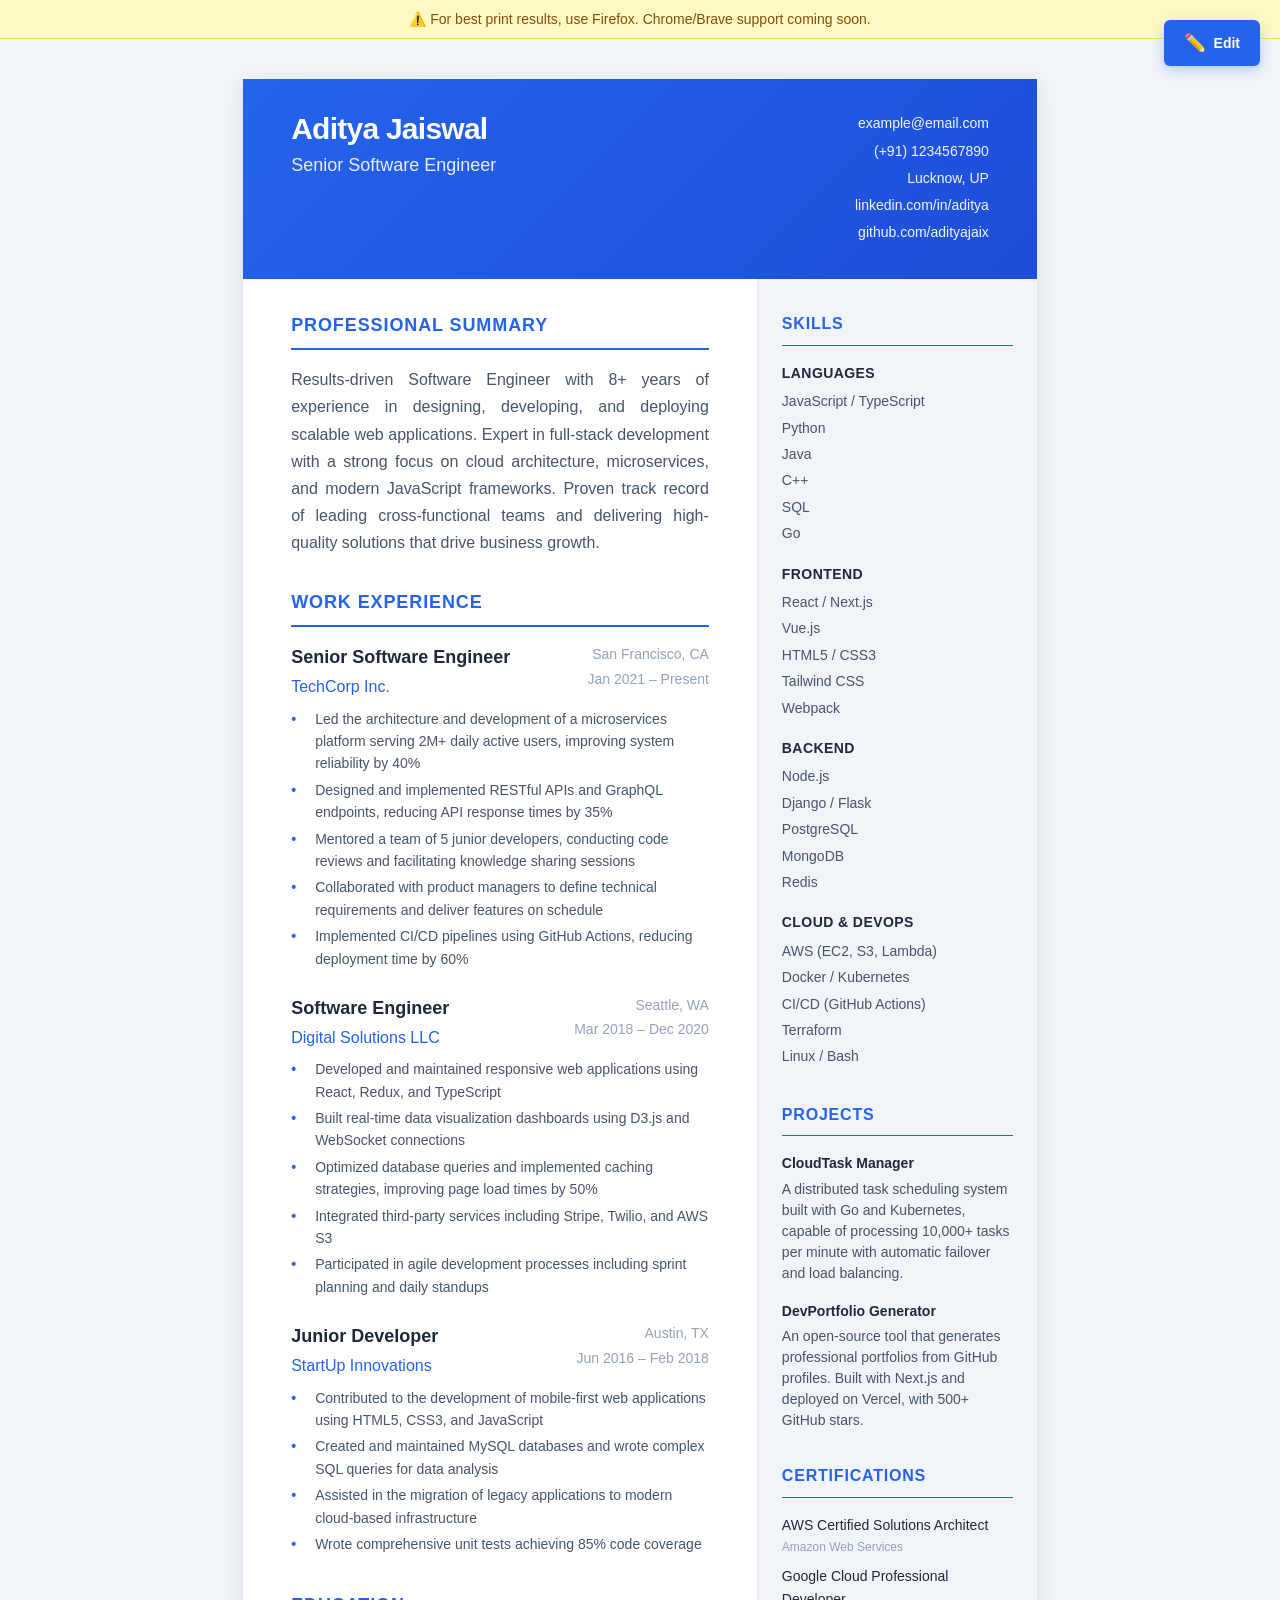
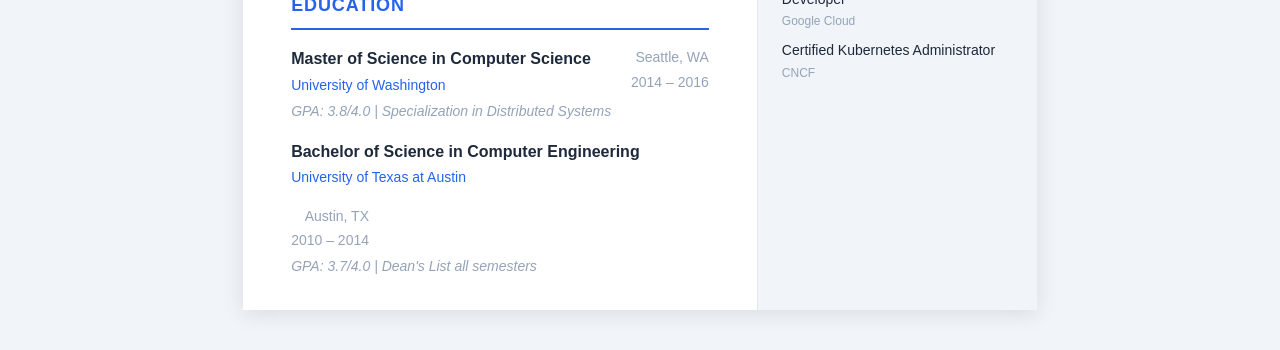
<file: index.html>
<!DOCTYPE html>
<html lang="en">

<head>
    <meta charset="UTF-8">
    <meta name="viewport" content="width=device-width, initial-scale=1.0">
    <title>Resume Builder - Editable</title>
    <link rel="stylesheet" href="styles.css">
</head>

<body>
    <div class="browser-warning">
    ⚠️ For best print results, use Firefox. 
    Chrome/Brave support coming soon.
</div>
    <!-- Toggle Button for Edit Panel -->
    <button class="edit-toggle" id="edit-toggle" title="Toggle Edit Mode">
        <span class="toggle-icon">✏️</span>
        <span class="toggle-text">Edit</span>
    </button>

    <!-- Edit Panel (Collapsible) -->
    <div class="edit-panel" id="edit-panel">
        <div class="edit-panel-header">
            <h2>Edit Resume</h2>
            <button class="close-panel" id="close-panel">×</button>
        </div>
        <div class="edit-panel-content">
            <div class="edit-instructions">
                <p><strong>How to edit:</strong></p>
                <ul>
                    <li>Click the <strong>Edit</strong> button to enable editing</li>
                    <li>Click directly on any text in the resume to edit it</li>
                    <li>Your changes are saved automatically</li>
                    <li>Press <strong>Ctrl+P</strong> to print or save as PDF</li>
                </ul>
            </div>
            <div class="edit-actions">
                <button class="btn btn-reset" id="reset-resume">Reset to Default</button>
                <button class="btn btn-print" id="print-resume">Print / Save PDF</button>
            </div>

            <div class="donation-section">
                <p class="donation-text">☕ Find this useful?</p>
                <p class="donation-subtext">Support for more free templates</p>
                <img src="upi-qr/upi-qr.png" alt="UPI QR Code" class="upi-qr">
                <!-- <p class="upi-id">adityajaix@upi</p> -->
            </div>
        </div>
    </div>

    <!-- Main Content - A4 Page Simulation -->
    <div class="page-container">
        <div class="a4-page" id="resume-page">
            <!-- Header Section -->
            <header class="header">
                <div class="header-content">
                    <div class="header-left">
                        <h1 class="name" contenteditable="true" data-placeholder="Your Name">Aditya Jaiswal</h1>
                        <p class="title" contenteditable="true" data-placeholder="Your Title">Senior Software Engineer
                        </p>
                    </div>
                    <div class="header-right">
                        <div class="contact-info">
                            <p><a href="mailto:example@email.com" contenteditable="true"
                                    data-placeholder="email@example.com">example@email.com</a></p>
                            <p><a href="tel:+911234567890" contenteditable="true" data-placeholder="+1234567890">(+91)
                                    1234567890</a></p>
                            <p contenteditable="true" data-placeholder="City, State">Lucknow, UP</p>
                            <p><a href="#" contenteditable="true"
                                    data-placeholder="linkedin.com/in/yourname">linkedin.com/in/aditya</a></p>
                            <p><a href="https://github.com/adityajaix" contenteditable="true"
                                    data-placeholder="github.com/yourname">github.com/adityajaix</a></p>
                        </div>
                    </div>
                </div>
            </header>

            <!-- Main Content -->
            <main class="main-content">
                <!-- Professional Summary -->
                <section class="section summary-section">
                    <h2 class="section-title" contenteditable="true">Professional Summary</h2>
                    <p class="summary-text" contenteditable="true">
                        Results-driven Software Engineer with 8+ years of experience in designing, developing, and
                        deploying scalable web applications.
                        Expert in full-stack development with a strong focus on cloud architecture, microservices, and
                        modern JavaScript frameworks.
                        Proven track record of leading cross-functional teams and delivering high-quality solutions that
                        drive business growth.
                    </p>
                </section>

                <!-- Work Experience -->
                <section class="section experience-section">
                    <h2 class="section-title" contenteditable="true">Work Experience</h2>

                    <div class="job">
                        <div class="job-header">
                            <div class="job-title-company">
                                <h3 class="job-title" contenteditable="true">Senior Software Engineer</h3>
                                <span class="company" contenteditable="true">TechCorp Inc.</span>
                            </div>
                            <div class="job-details">
                                <span class="location" contenteditable="true">San Francisco, CA</span>
                                <span class="duration" contenteditable="true">Jan 2021 – Present</span>
                            </div>
                        </div>
                        <ul class="job-responsibilities">
                            <li contenteditable="true">Led the architecture and development of a microservices platform
                                serving 2M+ daily active users, improving system reliability by 40%</li>
                            <li contenteditable="true">Designed and implemented RESTful APIs and GraphQL endpoints,
                                reducing API response times by 35%</li>
                            <li contenteditable="true">Mentored a team of 5 junior developers, conducting code reviews
                                and facilitating knowledge sharing sessions</li>
                            <li contenteditable="true">Collaborated with product managers to define technical
                                requirements and deliver features on schedule</li>
                            <li contenteditable="true">Implemented CI/CD pipelines using GitHub Actions, reducing
                                deployment time by 60%</li>
                        </ul>
                    </div>

                    <div class="job">
                        <div class="job-header">
                            <div class="job-title-company">
                                <h3 class="job-title" contenteditable="true">Software Engineer</h3>
                                <span class="company" contenteditable="true">Digital Solutions LLC</span>
                            </div>
                            <div class="job-details">
                                <span class="location" contenteditable="true">Seattle, WA</span>
                                <span class="duration" contenteditable="true">Mar 2018 – Dec 2020</span>
                            </div>
                        </div>
                        <ul class="job-responsibilities">
                            <li contenteditable="true">Developed and maintained responsive web applications using React,
                                Redux, and TypeScript</li>
                            <li contenteditable="true">Built real-time data visualization dashboards using D3.js and
                                WebSocket connections</li>
                            <li contenteditable="true">Optimized database queries and implemented caching strategies,
                                improving page load times by 50%</li>
                            <li contenteditable="true">Integrated third-party services including Stripe, Twilio, and AWS
                                S3</li>
                            <li contenteditable="true">Participated in agile development processes including sprint
                                planning and daily standups</li>
                        </ul>
                    </div>

                    <div class="job">
                        <div class="job-header">
                            <div class="job-title-company">
                                <h3 class="job-title" contenteditable="true">Junior Developer</h3>
                                <span class="company" contenteditable="true">StartUp Innovations</span>
                            </div>
                            <div class="job-details">
                                <span class="location" contenteditable="true">Austin, TX</span>
                                <span class="duration" contenteditable="true">Jun 2016 – Feb 2018</span>
                            </div>
                        </div>
                        <ul class="job-responsibilities">
                            <li contenteditable="true">Contributed to the development of mobile-first web applications
                                using HTML5, CSS3, and JavaScript</li>
                            <li contenteditable="true">Created and maintained MySQL databases and wrote complex SQL
                                queries for data analysis</li>
                            <li contenteditable="true">Assisted in the migration of legacy applications to modern
                                cloud-based infrastructure</li>
                            <li contenteditable="true">Wrote comprehensive unit tests achieving 85% code coverage</li>
                        </ul>
                    </div>
                </section>

                <!-- Education Section -->
                <section class="section education-section">


                    <h2 class="section-title" contenteditable="true">Education</h2>

                    <div class="education">
                        <div class="education-header">
                            <div class="degree-info">
                                <h3 class="degree" contenteditable="true">Master of Science in Computer Science</h3>
                                <span class="school" contenteditable="true">University of Washington</span>
                            </div>
                            <div class="education-details">
                                <span class="location" contenteditable="true">Seattle, WA</span>
                                <span class="duration" contenteditable="true">2014 – 2016</span>
                            </div>
                        </div>
                        <p class="education-extra" contenteditable="true">GPA: 3.8/4.0 | Specialization in Distributed
                            Systems</p>
                    </div>


                    <div class="education">
                        <div class="education-header">
                            <div class="degree-info">
                                <h3 class="degree" contenteditable="true">Bachelor of Science in Computer Engineering
                                </h3>
                                <span class="school" contenteditable="true">University of Texas at Austin</span>
                            </div>
                            <div class="education-details">
                                <span class="location" contenteditable="true">Austin, TX</span>
                                <span class="duration" contenteditable="true">2010 – 2014</span>
                            </div>
                        </div>
                        <p class="education-extra" contenteditable="true">GPA: 3.7/4.0 | Dean's List all semesters</p>
                    </div>
                </section>
            </main>

            <!-- Sidebar -->
            <aside class="sidebar">
                <!-- Skills Section -->
                <section class="section skills-section">
                    <h2 class="section-title" contenteditable="true">Skills</h2>

                    <div class="skill-category">
                        <h3 class="skill-category-title" contenteditable="true">Languages</h3>
                        <ul class="skill-list">
                            <li contenteditable="true">JavaScript / TypeScript</li>
                            <li contenteditable="true">Python</li>
                            <li contenteditable="true">Java</li>
                            <li contenteditable="true">C++</li>
                            <li contenteditable="true">SQL</li>
                            <li contenteditable="true">Go</li>
                        </ul>
                    </div>

                    <div class="skill-category">
                        <h3 class="skill-category-title" contenteditable="true">Frontend</h3>
                        <ul class="skill-list">
                            <li contenteditable="true">React / Next.js</li>
                            <li contenteditable="true">Vue.js</li>
                            <li contenteditable="true">HTML5 / CSS3</li>
                            <li contenteditable="true">Tailwind CSS</li>
                            <li contenteditable="true">Webpack</li>
                        </ul>
                    </div>

                    <div class="skill-category">
                        <h3 class="skill-category-title" contenteditable="true">Backend</h3>
                        <ul class="skill-list">
                            <li contenteditable="true">Node.js</li>
                            <li contenteditable="true">Django / Flask</li>
                            <li contenteditable="true">PostgreSQL</li>
                            <li contenteditable="true">MongoDB</li>
                            <li contenteditable="true">Redis</li>
                        </ul>
                    </div>

                    <div class="skill-category">
                        <h3 class="skill-category-title" contenteditable="true">Cloud & DevOps</h3>
                        <ul class="skill-list">
                            <li contenteditable="true">AWS (EC2, S3, Lambda)</li>
                            <li contenteditable="true">Docker / Kubernetes</li>
                            <li contenteditable="true">CI/CD (GitHub Actions)</li>
                            <li contenteditable="true">Terraform</li>
                            <li contenteditable="true">Linux / Bash</li>
                        </ul>
                    </div>
                </section>

                <!-- Projects Section -->
                <section class="section projects-section">
                    <h2 class="section-title" contenteditable="true">Projects</h2>

                    <div class="project">
                        <h3 class="project-title" contenteditable="true">CloudTask Manager</h3>
                        <p class="project-description" contenteditable="true">
                            A distributed task scheduling system built with Go and Kubernetes, capable of processing
                            10,000+ tasks per minute with automatic failover and load balancing.
                        </p>
                    </div>

                    <div class="project">
                        <h3 class="project-title" contenteditable="true">DevPortfolio Generator</h3>
                        <p class="project-description" contenteditable="true">
                            An open-source tool that generates professional portfolios from GitHub profiles. Built with
                            Next.js and deployed on Vercel, with 500+ GitHub stars.
                        </p>
                    </div>
                </section>

                <!-- Certifications Section -->
                <section class="section certifications-section">
                    <h2 class="section-title" contenteditable="true">Certifications</h2>
                    <ul class="certification-list">
                        <li>
                            <span class="certification-name" contenteditable="true">AWS Certified Solutions
                                Architect</span>
                            <span class="certification-org" contenteditable="true">Amazon Web Services</span>
                        </li>
                        <li>
                            <span class="certification-name" contenteditable="true">Google Cloud Professional
                                Developer</span>
                            <span class="certification-org" contenteditable="true">Google Cloud</span>
                        </li>
                        <li>
                            <span class="certification-name" contenteditable="true">Certified Kubernetes
                                Administrator</span>
                            <span class="certification-org" contenteditable="true">CNCF</span>
                        </li>
                    </ul>
                </section>
            </aside>
        </div>
    </div>

    <script src="script.js"></script>
</body>

</html>
</file>
<file: styles.css>
/* ========================================
   Resume Template - A4 Page Simulation
   ======================================== */

/* CSS Reset & Base Styles */
*, *::before, *::after {
    margin: 0;
    padding: 0;
    box-sizing: border-box;
}

:root {
    /* Color Palette */
    --primary-color: #2563eb;
    --primary-dark: #1d4ed8;
    --secondary-color: #64748b;
    --text-primary: #1e293b;
    --text-secondary: #475569;
    --text-muted: #94a3b8;
    --bg-primary: #ffffff;
    --bg-secondary: #f1f5f9;
    --border-color: #e2e8f0;
    --accent-bg: #eff6ff;

    /* Typography */
    --font-family: 'Inter', -apple-system, BlinkMacSystemFont, 'Segoe UI', Roboto, Oxygen, Ubuntu, sans-serif;
    --font-size-xs: 0.75rem;
    --font-size-sm: 0.875rem;
    --font-size-base: 1rem;
    --font-size-lg: 1.125rem;
    --font-size-xl: 1.25rem;
    --font-size-2xl: 1.5rem;
    --font-size-3xl: 1.875rem;

    /* Spacing */
    --spacing-xs: 0.25rem;
    --spacing-sm: 0.5rem;
    --spacing-md: 1rem;
    --spacing-lg: 1.5rem;
    --spacing-xl: 2rem;
    --spacing-2xl: 3rem;

    /* Layout */
    --sidebar-width: 280px;
    --container-max-width: 1100px;
    --border-radius: 6px;
    --line-height: 1.6;

    /* A4 Dimensions */
    --a4-width: 210mm;
    --a4-height: 297mm;
}

html {
    font-size: 16px;
    -webkit-print-color-adjust: exact;
    print-color-adjust: exact;
}

body {
    font-family: var(--font-family);
    font-size: var(--font-size-base);
    line-height: var(--line-height);
    color: var(--text-primary);
    background-color: var(--bg-secondary);
    min-height: 100vh;
}

.browser-warning {
    background: #fef9c3;
    color: #854d0e;
    text-align: center;
    padding: 8px 16px;
    font-size: 0.875rem;
    border-bottom: 1px solid #fde047;
}

/* ========================================
   Edit Toggle Button
   ======================================== */

.edit-toggle {
    position: fixed;
    top: 20px;
    right: 20px;
    z-index: 1000;
    display: flex;
    align-items: center;
    gap: 8px;
    padding: 12px 20px;
    background: var(--primary-color);
    color: white;
    border: none;
    border-radius: var(--border-radius);
    font-size: var(--font-size-sm);
    font-weight: 600;
    cursor: pointer;
    box-shadow: 0 4px 12px rgba(37, 99, 235, 0.3);
    transition: all 0.3s ease;
}

.edit-toggle:hover {
    background: var(--primary-dark);
    transform: translateY(-2px);
    box-shadow: 0 6px 16px rgba(37, 99, 235, 0.4);
}

.toggle-icon {
    font-size: 18px;
}

.edit-toggle.active {
    background: #16a34a;
}

.edit-toggle.active:hover {
    background: #15803d;
}

/* ========================================
   Edit Panel (Collapsible)
   ======================================== */

.edit-panel {
    position: fixed;
    top: 0;
    left: -350px;
    width: 320px;
    height: 100vh;
    z-index: 999;
    background: var(--bg-primary);
    box-shadow: 4px 0 20px rgba(0, 0, 0, 0.1);
    transition: left 0.3s ease;
    display: flex;
    flex-direction: column;
}

.edit-panel.open {
    left: 0;
}

.edit-panel-header {
    display: flex;
    justify-content: space-between;
    align-items: center;
    padding: var(--spacing-lg);
    border-bottom: 1px solid var(--border-color);
}

.edit-panel-header h2 {
    font-size: var(--font-size-lg);
    font-weight: 600;
    color: var(--text-primary);
}

.close-panel {
    width: 32px;
    height: 32px;
    border: none;
    background: var(--bg-secondary);
    border-radius: 50%;
    font-size: 20px;
    cursor: pointer;
    display: flex;
    align-items: center;
    justify-content: center;
    transition: background 0.2s ease;
}

.close-panel:hover {
    background: var(--border-color);
}

.edit-panel-content {
    padding: var(--spacing-lg);
    flex: 1;
    overflow-y: auto;
}

.edit-instructions {
    background: var(--accent-bg);
    padding: var(--spacing-md);
    border-radius: var(--border-radius);
    margin-bottom: var(--spacing-lg);
}

.edit-instructions p {
    font-size: var(--font-size-sm);
    color: var(--text-secondary);
    margin-bottom: var(--spacing-sm);
}

.edit-instructions ul {
    padding-left: var(--spacing-lg);
}

.edit-instructions li {
    font-size: var(--font-size-sm);
    color: var(--text-secondary);
    margin-bottom: var(--spacing-xs);
}

.edit-actions {
    display: flex;
    flex-direction: column;
    gap: var(--spacing-md);
}

.btn {
    padding: 12px 20px;
    border: none;
    border-radius: var(--border-radius);
    font-size: var(--font-size-sm);
    font-weight: 600;
    cursor: pointer;
    transition: all 0.2s ease;
}

.btn-reset {
    background: var(--bg-secondary);
    color: var(--text-secondary);
}

.btn-reset:hover {
    background: var(--border-color);
}

.btn-print {
    background: var(--primary-color);
    color: white;
}

.btn-print:hover {
    background: var(--primary-dark);
}

.donation-section {
    margin-top: var(--spacing-lg);
    padding: var(--spacing-md);
    background: var(--accent-bg);
    border-radius: var(--border-radius);
    text-align: center;
    border: 1px dashed var(--primary-color);
}

.donation-text {
    font-weight: 600;
    color: var(--text-primary);
    margin-bottom: 4px;
}

.donation-subtext {
    font-size: var(--font-size-sm);
    color: var(--text-muted);
    margin-bottom: var(--spacing-md);
}

.upi-qr {
    width: 150px;
    height: 150px;
    border-radius: var(--border-radius);
    display: block;
    margin: 0 auto var(--spacing-sm);
}

/* .upi-id {
    font-size: var(--font-size-xs);
    color: var(--text-muted);
} */

/* ========================================
   Page Container - A4 Simulation
   ======================================== */

.page-container {
    display: flex;
    justify-content: center;
    padding: 40px 20px;
    min-height: 100vh;
}

/* A4 Page */
.a4-page {
    width: var(--a4-width);
    min-height: var(--a4-height);
    background: var(--bg-primary);
    box-shadow: 0 4px 20px rgba(0, 0, 0, 0.1);
    display: grid;
    grid-template-columns: 1fr var(--sidebar-width);
    gap: 0;
    overflow: hidden;
}

/* Edit Mode Styles */
.a4-page.editing [contenteditable="true"] {
    outline: 1px dashed transparent;
    transition: outline-color 0.2s ease, background-color 0.2s ease;
    border-radius: 2px;
}

.a4-page.editing [contenteditable="true"]:hover {
    outline-color: var(--primary-color);
    background-color: rgba(37, 99, 235, 0.02);
}

.a4-page.editing [contenteditable="true"]:focus {
    outline: 2px solid var(--primary-color);
    outline-offset: 2px;
    background-color: rgba(37, 99, 235, 0.05);
}

/* Placeholder for empty editable fields */
[contenteditable="true"]:empty::before {
    content: attr(data-placeholder);
    color: var(--text-muted);
    font-style: italic;
}

/* ========================================
   Header Section
   ======================================== */

.header {
    grid-column: 1 / -1;
    background: linear-gradient(135deg, var(--primary-color) 0%, var(--primary-dark) 100%);
    color: white;
    padding: var(--spacing-xl) var(--spacing-2xl);
}

.header-content {
    display: flex;
    justify-content: space-between;
    align-items: flex-start;
    gap: var(--spacing-xl);
}

.header-left {
    flex: 1;
}

.name {
    font-size: var(--font-size-3xl);
    font-weight: 700;
    letter-spacing: -0.025em;
    margin-bottom: var(--spacing-xs);
    line-height: 1.2;
}

.title {
    font-size: var(--font-size-lg);
    font-weight: 400;
    opacity: 0.9;
}

.header-right {
    flex-shrink: 0;
}

.contact-info {
    text-align: right;
    font-size: var(--font-size-sm);
    line-height: 1.8;
    opacity: 0.95;
}

.contact-info p {
    margin-bottom: 2px;
}

.contact-info a {
    color: white;
    text-decoration: none;
    transition: opacity 0.2s ease;
}

.contact-info a:hover {
    opacity: 0.8;
}

/* ========================================
   Main Content Area
   ======================================== */

.main-content {
    padding: var(--spacing-xl) var(--spacing-2xl);
    display: flex;
    flex-direction: column;
    gap: var(--spacing-xl);
}

/* ========================================
   Sidebar
   ======================================== */

.sidebar {
    background: var(--bg-secondary);
    padding: var(--spacing-xl) var(--spacing-lg);
    display: flex;
    flex-direction: column;
    gap: var(--spacing-xl);
    border-left: 1px solid var(--border-color);
}

/* ========================================
   Section Styles
   ======================================== */

.section {
    margin-bottom: 0;
}

.section-title {
    font-size: var(--font-size-lg);
    font-weight: 600;
    color: var(--primary-color);
    text-transform: uppercase;
    letter-spacing: 0.05em;
    margin-bottom: var(--spacing-md);
    padding-bottom: var(--spacing-sm);
    border-bottom: 2px solid var(--primary-color);
}

/* Sidebar Section Titles */
.sidebar .section-title {
    font-size: var(--font-size-base);
    border-bottom-width: 1px;
}

/* ========================================
   Summary Section
   ======================================== */

.summary-text {
    color: var(--text-secondary);
    font-size: var(--font-size-base);
    line-height: 1.7;
    text-align: justify;
}

/* ========================================
   Experience Section
   ======================================== */

.job {
    margin-bottom: var(--spacing-lg);
}

.job:last-child {
    margin-bottom: 0;
}

.job-header {
    display: flex;
    justify-content: space-between;
    align-items: flex-start;
    gap: var(--spacing-md);
    margin-bottom: var(--spacing-sm);
    flex-wrap: wrap;
}

.job-title-company {
    display: flex;
    flex-direction: column;
    gap: 2px;
}

.job-title {
    font-size: var(--font-size-lg);
    font-weight: 600;
    color: var(--text-primary);
}

.company {
    font-size: var(--font-size-base);
    font-weight: 500;
    color: var(--primary-color);
}

.job-details {
    display: flex;
    flex-direction: column;
    align-items: flex-end;
    gap: 2px;
    flex-shrink: 0;
}

.location, .duration {
    font-size: var(--font-size-sm);
    color: var(--text-muted);
}

.job-responsibilities {
    list-style: none;
    padding-left: 0;
}

.job-responsibilities li {
    position: relative;
    padding-left: var(--spacing-lg);
    margin-bottom: var(--spacing-xs);
    color: var(--text-secondary);
    font-size: var(--font-size-sm);
    line-height: 1.6;
}

.job-responsibilities li::before {
    content: "•";
    position: absolute;
    left: 0;
    color: var(--primary-color);
    font-weight: bold;
}

/* ========================================
   Education Section
   ======================================== */

.education {
    margin-bottom: var(--spacing-md);
}

.education:last-child {
    margin-bottom: 0;
}

.education-header {
    display: flex;
    justify-content: space-between;
    align-items: flex-start;
    gap: var(--spacing-md);
    margin-bottom: var(--spacing-xs);
    flex-wrap: wrap;
}

.degree-info {
    display: flex;
    flex-direction: column;
    gap: 2px;
}

.degree {
    font-size: var(--font-size-base);
    font-weight: 600;
    color: var(--text-primary);
}

.school {
    font-size: var(--font-size-sm);
    font-weight: 500;
    color: var(--primary-color);
}

.education-details {
    display: flex;
    flex-direction: column;
    align-items: flex-end;
    gap: 2px;
    flex-shrink: 0;
}

.education-extra {
    font-size: var(--font-size-sm);
    color: var(--text-muted);
    font-style: italic;
}

/* ========================================
   Skills Section
   ======================================== */

.skill-category {
    margin-bottom: var(--spacing-md);
}

.skill-category:last-child {
    margin-bottom: 0;
}

.skill-category-title {
    font-size: var(--font-size-sm);
    font-weight: 600;
    color: var(--text-primary);
    margin-bottom: var(--spacing-xs);
    text-transform: uppercase;
    letter-spacing: 0.03em;
}

.skill-list {
    list-style: none;
    padding-left: 0;
}

.skill-list li {
    font-size: var(--font-size-sm);
    color: var(--text-secondary);
    padding: 2px 0;
}

/* ========================================
   Projects Section
   ======================================== */

.project {
    margin-bottom: var(--spacing-md);
}

.project:last-child {
    margin-bottom: 0;
}

.project-title {
    font-size: var(--font-size-sm);
    font-weight: 600;
    color: var(--text-primary);
    margin-bottom: var(--spacing-xs);
}

.project-description {
    font-size: var(--font-size-sm);
    color: var(--text-secondary);
    line-height: 1.5;
}

/* ========================================
   Certifications Section
   ======================================== */

.certification-list {
    list-style: none;
    padding-left: 0;
}

.certification-list li {
    display: flex;
    flex-direction: column;
    gap: 2px;
    margin-bottom: var(--spacing-sm);
}

.certification-list li:last-child {
    margin-bottom: 0;
}

.certification-name {
    font-size: var(--font-size-sm);
    font-weight: 500;
    color: var(--text-primary);
}

.certification-org {
    font-size: var(--font-size-xs);
    color: var(--text-muted);
}

/* ========================================
   Responsive Design
   ======================================== */

@media (max-width: 1000px) {
    .a4-page {
        width: 100%;
        max-width: var(--a4-width);
        min-height: auto;
    }
}

@media (max-width: 900px) {
    .a4-page {
        grid-template-columns: 1fr;
    }

    .sidebar {
        border-left: none;
        border-top: 1px solid var(--border-color);
    }

    .header-content {
        flex-direction: column;
        text-align: center;
    }

    .header-right {
        text-align: center;
    }

    .contact-info {
        text-align: center;
    }

    .job-header,
    .education-header {
        flex-direction: column;
        align-items: flex-start;
    }

    .job-details,
    .education-details {
        align-items: flex-start;
    }
}

@media (max-width: 600px) {
    :root {
        --spacing-xl: 1.5rem;
        --spacing-2xl: 1.5rem;
    }

    .name {
        font-size: var(--font-size-2xl);
    }

    .title {
        font-size: var(--font-size-base);
    }

    .page-container {
        padding: 20px 10px;
    }

    .edit-toggle {
        top: 10px;
        right: 10px;
        padding: 10px 14px;
    }

    .toggle-text {
        display: none;
    }
}

/* ========================================
   Print Styles
   ======================================== */
@media print {
    body {
        background: white;
    }

    @media print {
    .browser-warning { display: none; }
}

    .edit-toggle,
    .edit-panel {
        display: none !important;
    }

    .page-container {
        padding: 0;
    }

    .a4-page {
        box-shadow: none;
        display: grid !important;
        grid-template-columns: 1fr var(--sidebar-width) !important;
        width: 210mm !important;
        min-height: 297mm !important;
    }

    .header {
        background: var(--primary-color) !important;
        -webkit-print-color-adjust: exact;
        print-color-adjust: exact;
        padding: 1.5rem 2rem;
        grid-column: 1 / -1 !important;
    }

    .main-content {
        padding: 1.5rem 2rem;
        grid-column: 1 !important;
    }

    .sidebar {
        padding: 1.5rem;
        background: var(--bg-secondary) !important;
        -webkit-print-color-adjust: exact;
        print-color-adjust: exact;
        grid-column: 2 !important;
    }

    .main-content, .sidebar {
        overflow: visible !important;
    }

    [contenteditable="true"] {
        outline: none !important;
        background: none !important;
    }

    a {
        text-decoration: none;
        color: inherit;
    }


    .section-title {
        color: var(--primary-color) !important;
        -webkit-print-color-adjust: exact;
        print-color-adjust: exact;
    }

    .section-title + * {
        break-before: avoid;
        page-break-before: avoid;
    }


    .company, .school {
        color: var(--primary-color) !important;
        -webkit-print-color-adjust: exact;
        print-color-adjust: exact;
    }

    .job-responsibilities li::before {
        color: var(--primary-color) !important;
        -webkit-print-color-adjust: exact;
        print-color-adjust: exact;
    }

    .name { font-size: 1.75rem; }

    /* Page break control */
    .job, .education, .project,
    .section, .job-responsibilities li,
    .degree-info, .education-header {
        break-inside: avoid;
        page-break-inside: avoid;
    }

    .a4-page {
        min-height: auto !important;  /* remove forced height */
    }
}

@page {
    size: A4;
    margin: 15mm;
}
</file>
